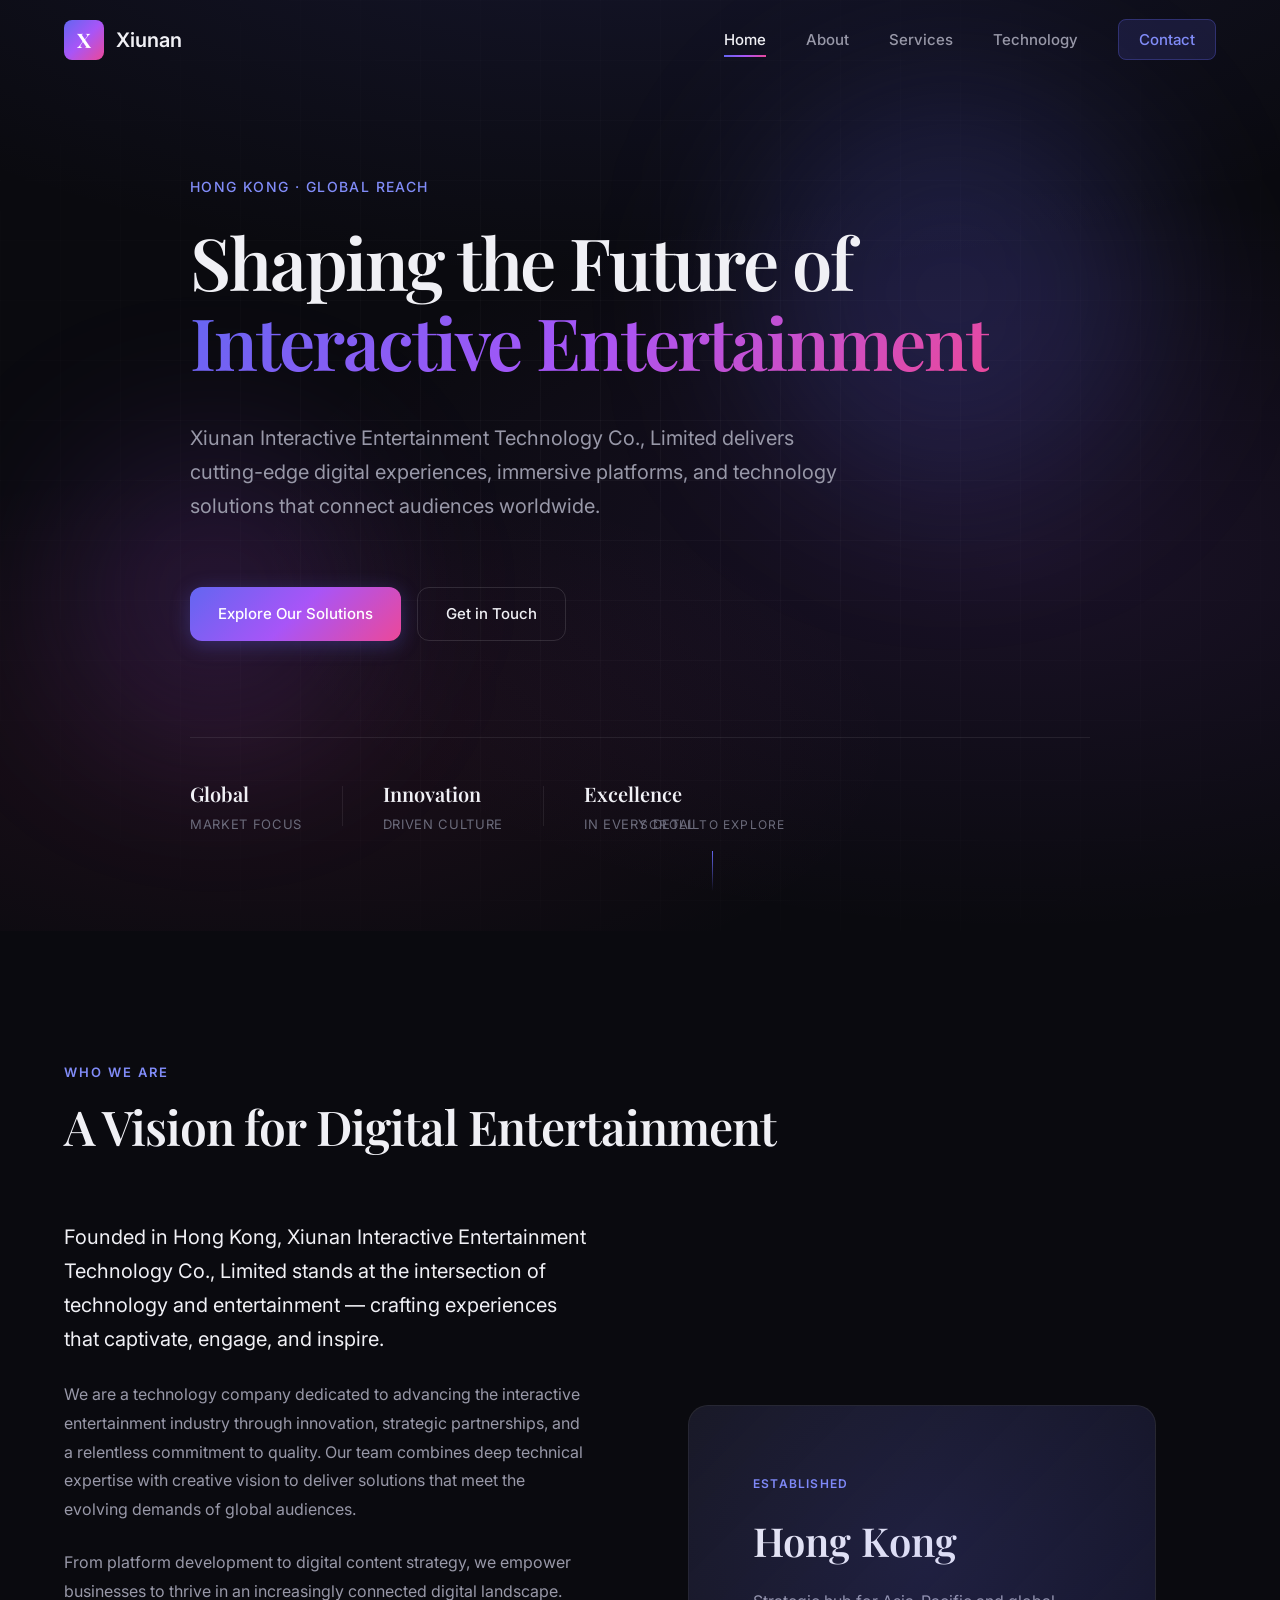
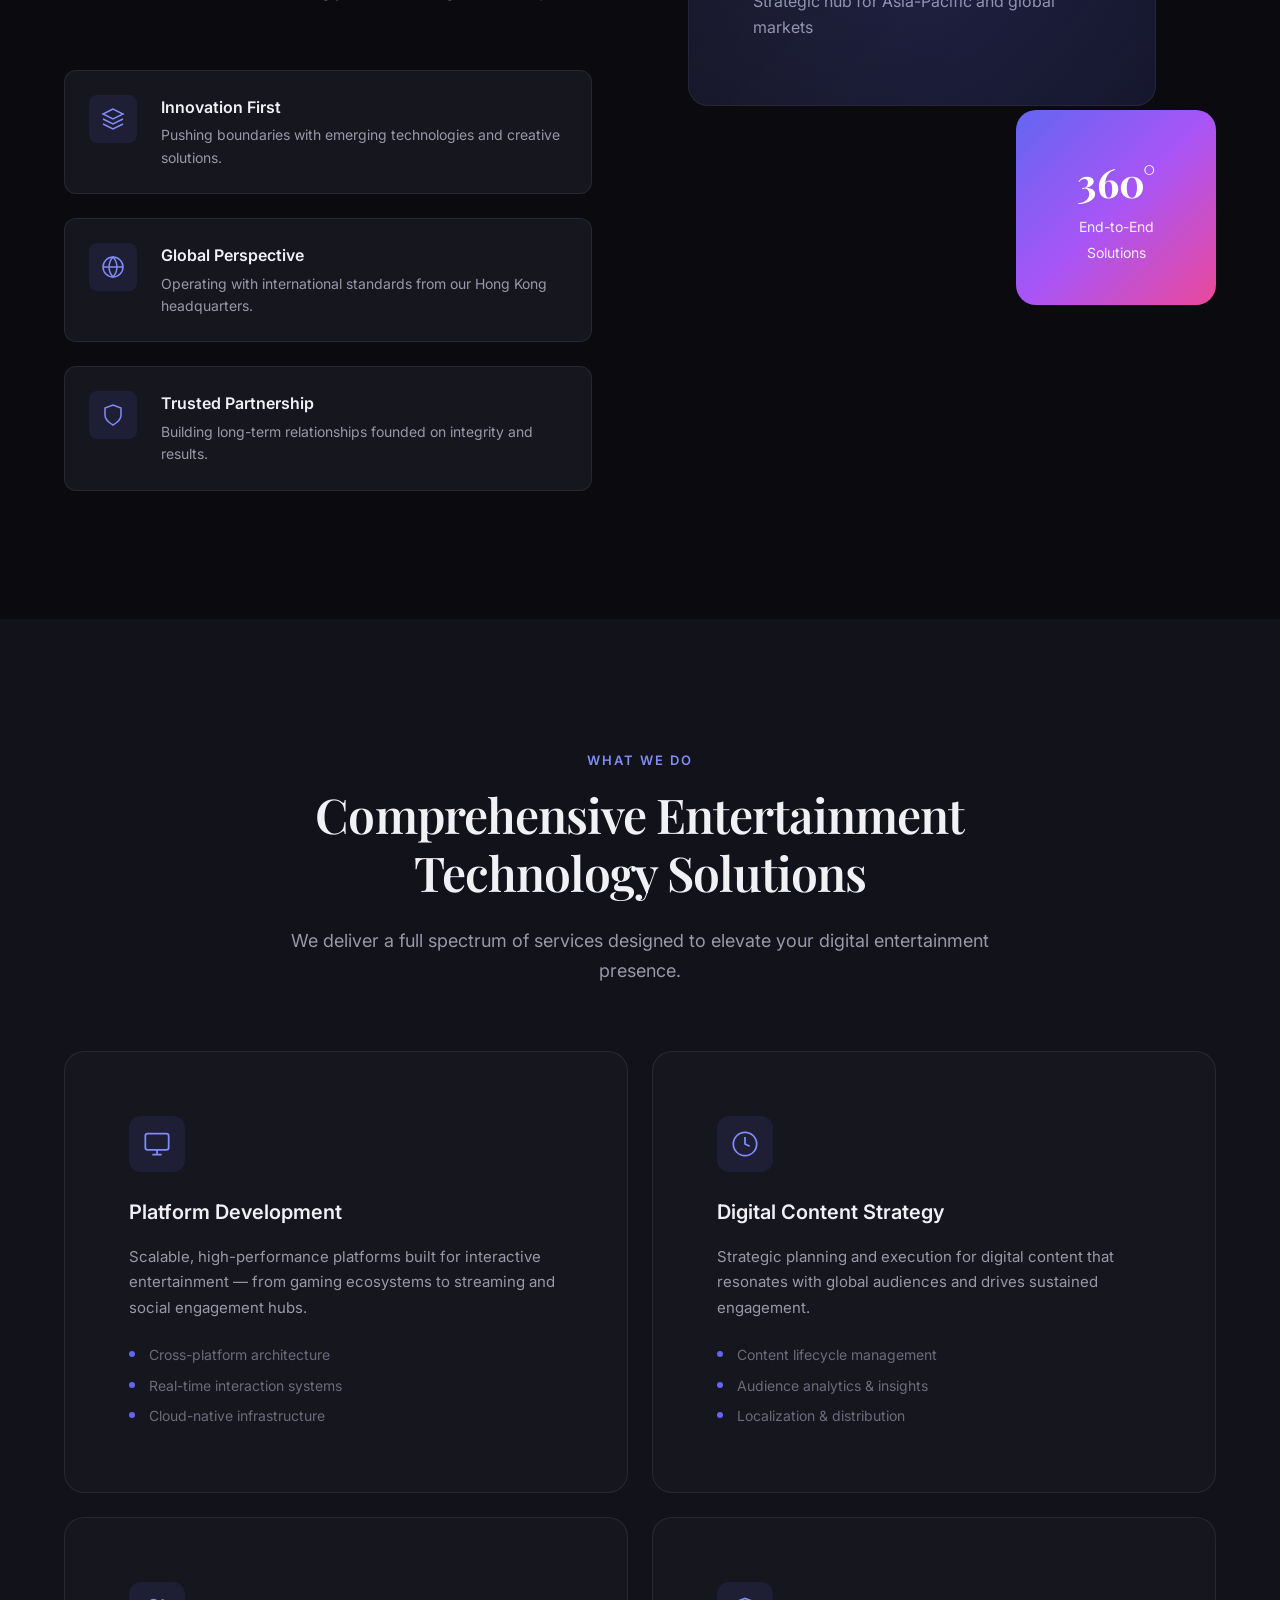
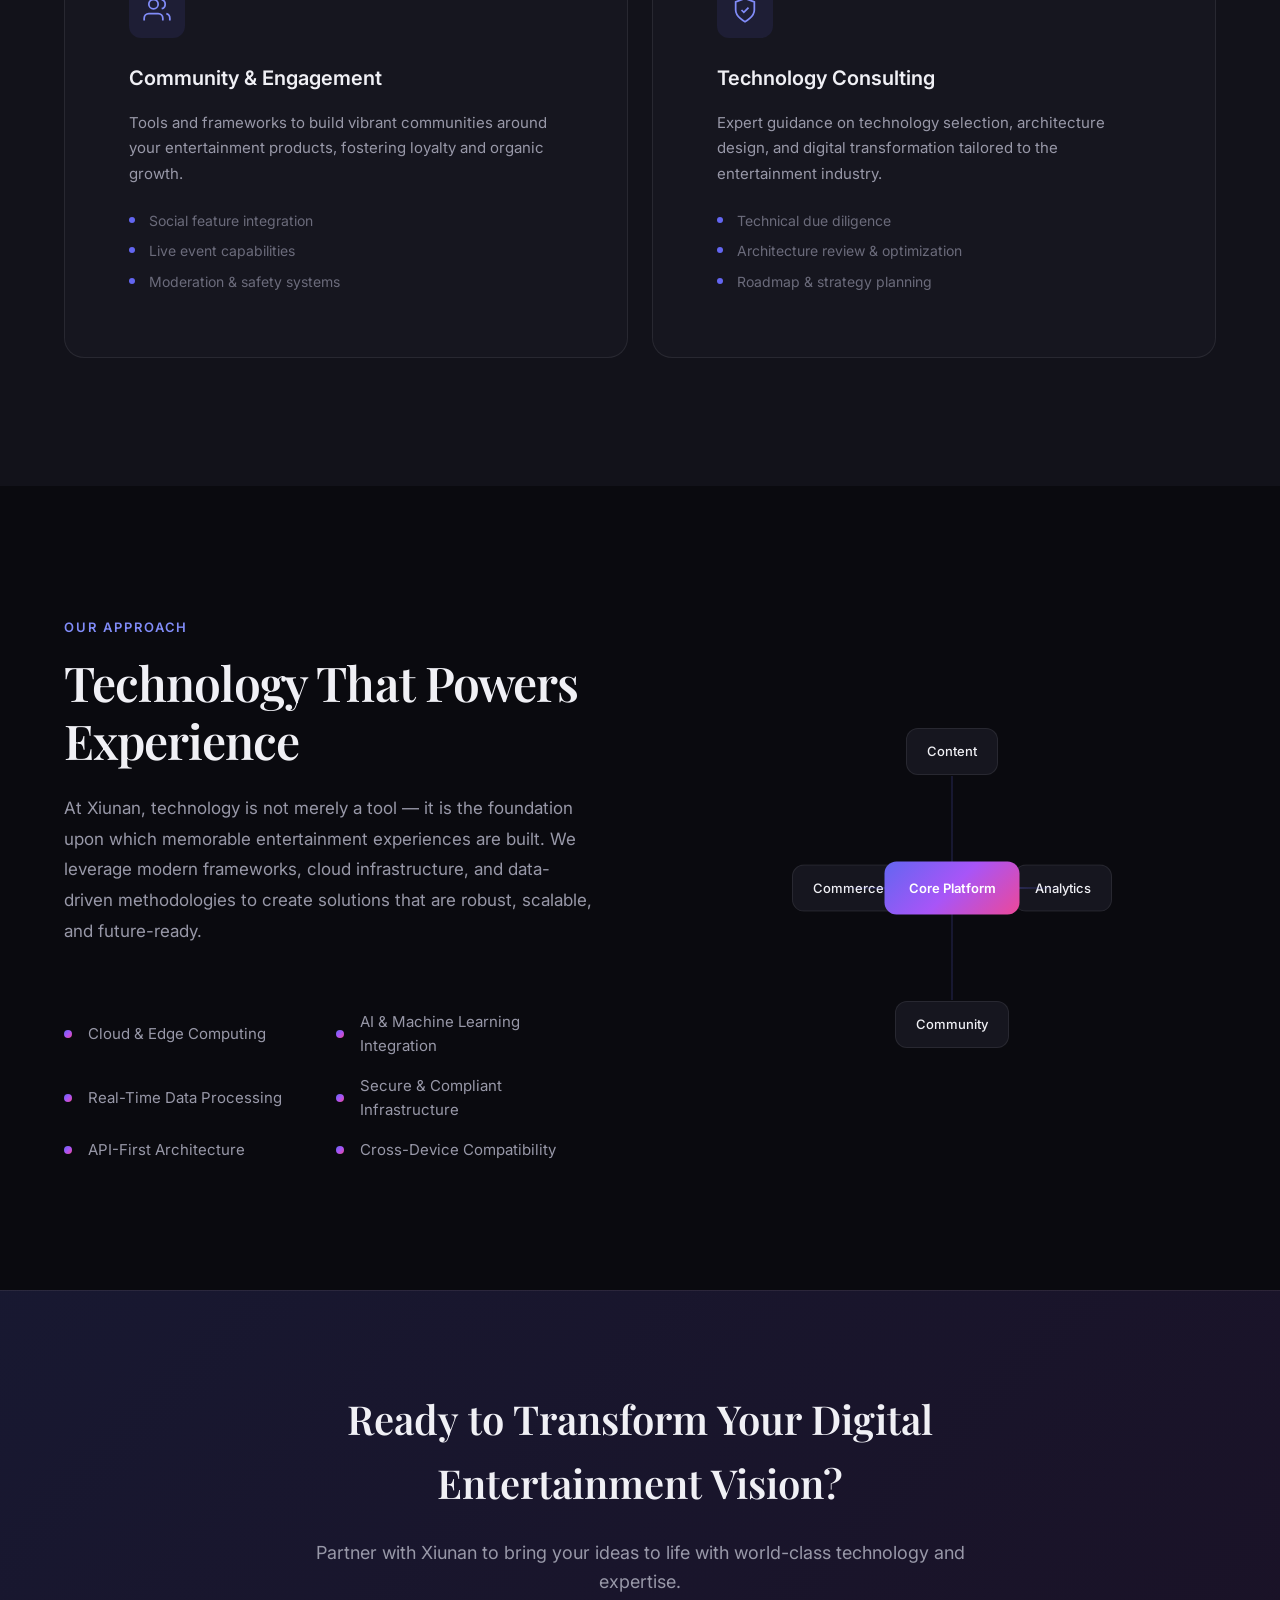
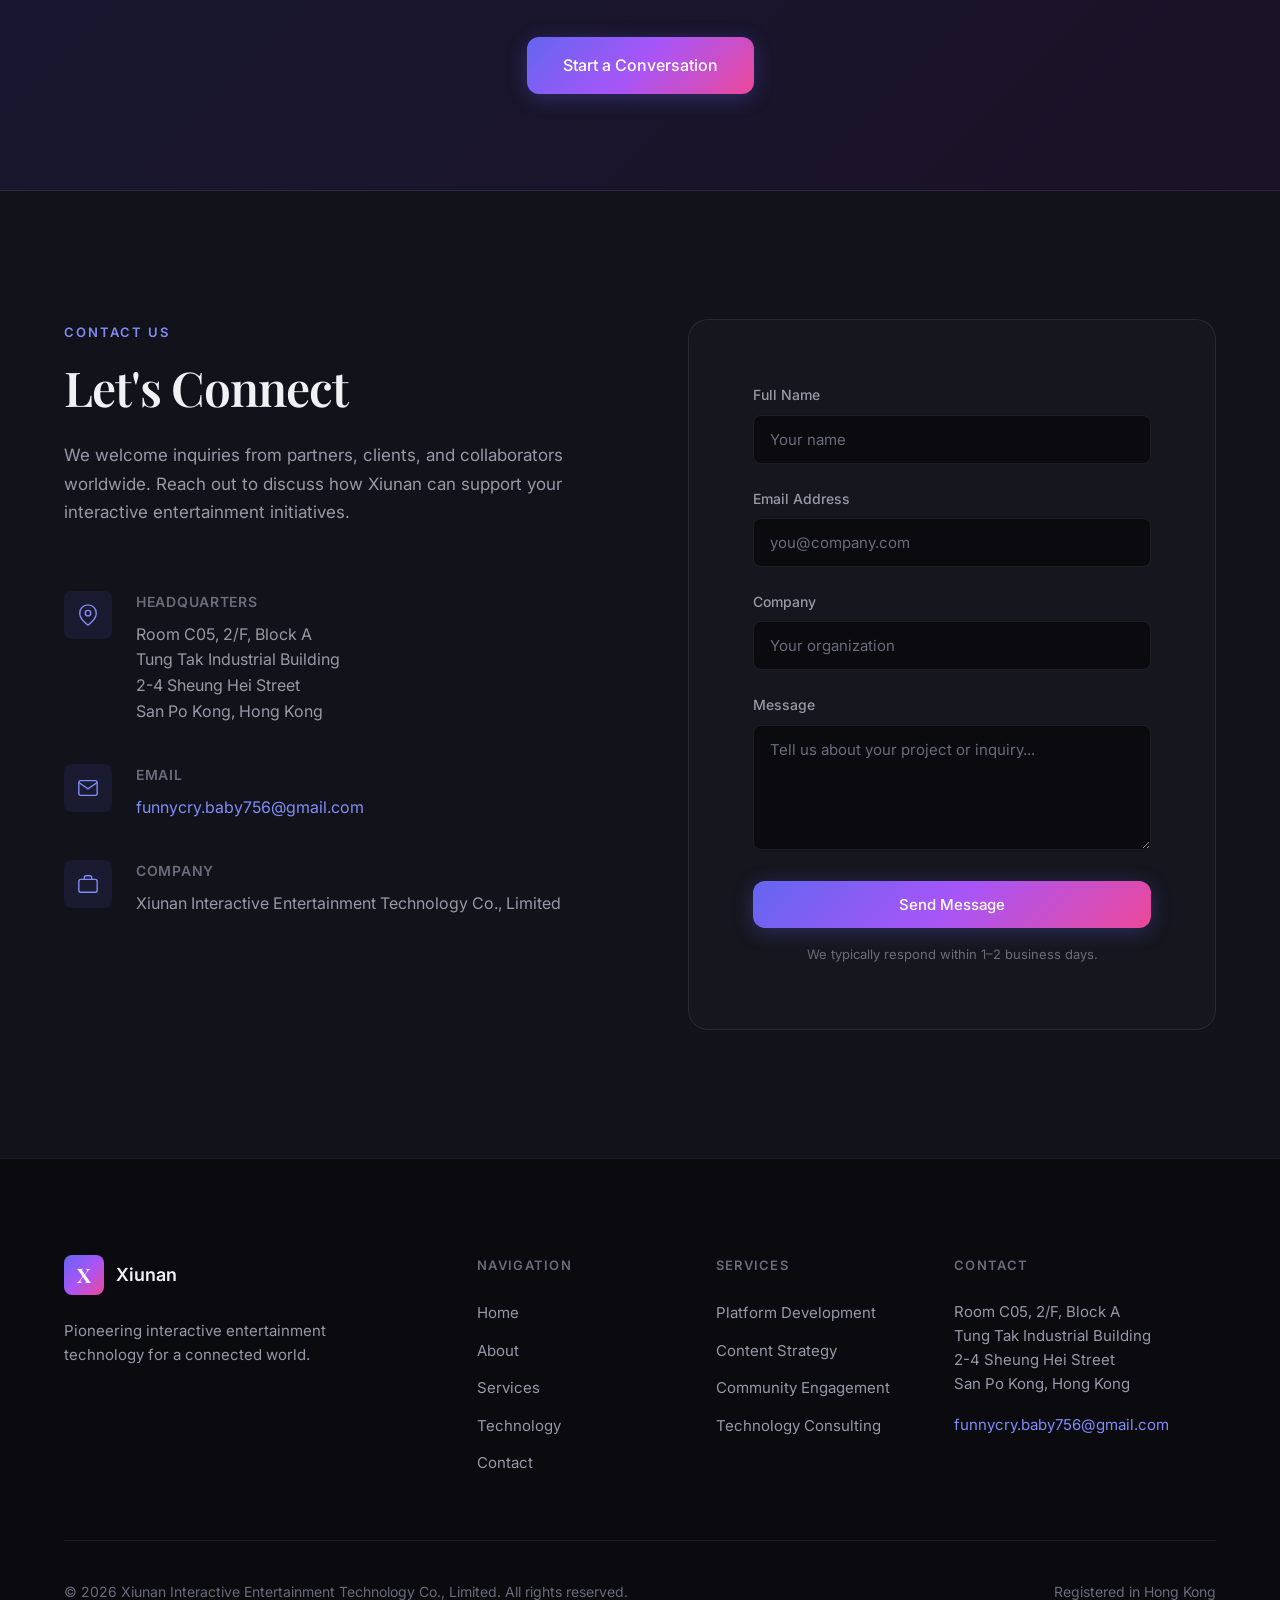
<file: index.html>
<!DOCTYPE html>
<html lang="en">
<head>
  <meta charset="UTF-8">
  <meta name="viewport" content="width=device-width, initial-scale=1.0">
  <meta name="description" content="Xiunan Interactive Entertainment Technology Co., Limited — Pioneering interactive entertainment solutions for a connected world.">
  <meta name="keywords" content="interactive entertainment, technology, digital media, Hong Kong, gaming solutions">
  <title>Xiunan Interactive Entertainment Technology Co., Limited</title>
  <link rel="preconnect" href="https://fonts.googleapis.com">
  <link rel="preconnect" href="https://fonts.gstatic.com" crossorigin>
  <link href="https://fonts.googleapis.com/css2?family=Inter:wght@300;400;500;600;700&family=Playfair+Display:wght@500;600;700&display=swap" rel="stylesheet">
  <link rel="stylesheet" href="css/styles.css">
  <link rel="icon" type="image/svg+xml" href="assets/favicon.svg">
</head>
<body>
  <!-- Navigation -->
  <header class="header" id="header">
    <nav class="nav container">
      <a href="#home" class="nav__logo">
        <span class="nav__logo-mark">X</span>
        <span class="nav__logo-text">Xiunan</span>
      </a>
      <ul class="nav__menu" id="nav-menu">
        <li><a href="#home" class="nav__link active">Home</a></li>
        <li><a href="#about" class="nav__link">About</a></li>
        <li><a href="#services" class="nav__link">Services</a></li>
        <li><a href="#technology" class="nav__link">Technology</a></li>
        <li><a href="#contact" class="nav__link nav__link--cta">Contact</a></li>
      </ul>
      <button class="nav__toggle" id="nav-toggle" aria-label="Toggle navigation">
        <span></span>
        <span></span>
        <span></span>
      </button>
    </nav>
  </header>

  <main>
    <!-- Hero -->
    <section class="hero" id="home">
      <div class="hero__bg">
        <div class="hero__gradient"></div>
        <div class="hero__grid"></div>
        <div class="hero__orb hero__orb--1"></div>
        <div class="hero__orb hero__orb--2"></div>
      </div>
      <div class="hero__content container">
        <p class="hero__eyebrow reveal">Hong Kong · Global Reach</p>
        <h1 class="hero__title reveal">
          Shaping the Future of<br>
          <span class="hero__title-accent">Interactive Entertainment</span>
        </h1>
        <p class="hero__subtitle reveal">
          Xiunan Interactive Entertainment Technology Co., Limited delivers cutting-edge digital experiences, 
          immersive platforms, and technology solutions that connect audiences worldwide.
        </p>
        <div class="hero__actions reveal">
          <a href="#services" class="btn btn--primary">Explore Our Solutions</a>
          <a href="#contact" class="btn btn--outline">Get in Touch</a>
        </div>
        <div class="hero__stats reveal">
          <div class="hero__stat">
            <span class="hero__stat-number">Global</span>
            <span class="hero__stat-label">Market Focus</span>
          </div>
          <div class="hero__stat-divider"></div>
          <div class="hero__stat">
            <span class="hero__stat-number">Innovation</span>
            <span class="hero__stat-label">Driven Culture</span>
          </div>
          <div class="hero__stat-divider"></div>
          <div class="hero__stat">
            <span class="hero__stat-number">Excellence</span>
            <span class="hero__stat-label">In Every Detail</span>
          </div>
        </div>
      </div>
      <div class="hero__scroll">
        <span>Scroll to explore</span>
        <div class="hero__scroll-line"></div>
      </div>
    </section>

    <!-- About -->
    <section class="about section" id="about">
      <div class="container">
        <div class="section__header">
          <span class="section__eyebrow reveal">Who We Are</span>
          <h2 class="section__title reveal">A Vision for Digital Entertainment</h2>
        </div>
        <div class="about__grid">
          <div class="about__content reveal">
            <p class="about__lead">
              Founded in Hong Kong, Xiunan Interactive Entertainment Technology Co., Limited stands at the 
              intersection of technology and entertainment — crafting experiences that captivate, engage, and inspire.
            </p>
            <p class="about__text">
              We are a technology company dedicated to advancing the interactive entertainment industry through 
              innovation, strategic partnerships, and a relentless commitment to quality. Our team combines deep 
              technical expertise with creative vision to deliver solutions that meet the evolving demands of 
              global audiences.
            </p>
            <p class="about__text">
              From platform development to digital content strategy, we empower businesses to thrive in an 
              increasingly connected digital landscape.
            </p>
            <div class="about__values">
              <div class="about__value">
                <div class="about__value-icon">
                  <svg viewBox="0 0 24 24" fill="none" stroke="currentColor" stroke-width="1.5">
                    <path d="M12 2L2 7l10 5 10-5-10-5zM2 17l10 5 10-5M2 12l10 5 10-5"/>
                  </svg>
                </div>
                <div>
                  <h4>Innovation First</h4>
                  <p>Pushing boundaries with emerging technologies and creative solutions.</p>
                </div>
              </div>
              <div class="about__value">
                <div class="about__value-icon">
                  <svg viewBox="0 0 24 24" fill="none" stroke="currentColor" stroke-width="1.5">
                    <circle cx="12" cy="12" r="10"/>
                    <path d="M2 12h20M12 2a15.3 15.3 0 0 1 4 10 15.3 15.3 0 0 1-4 10 15.3 15.3 0 0 1-4-10 15.3 15.3 0 0 1 4-10z"/>
                  </svg>
                </div>
                <div>
                  <h4>Global Perspective</h4>
                  <p>Operating with international standards from our Hong Kong headquarters.</p>
                </div>
              </div>
              <div class="about__value">
                <div class="about__value-icon">
                  <svg viewBox="0 0 24 24" fill="none" stroke="currentColor" stroke-width="1.5">
                    <path d="M12 22s8-4 8-10V5l-8-3-8 3v7c0 6 8 10 8 10z"/>
                  </svg>
                </div>
                <div>
                  <h4>Trusted Partnership</h4>
                  <p>Building long-term relationships founded on integrity and results.</p>
                </div>
              </div>
            </div>
          </div>
          <div class="about__visual reveal">
            <div class="about__card about__card--main">
              <div class="about__card-glow"></div>
              <span class="about__card-label">Established</span>
              <h3>Hong Kong</h3>
              <p>Strategic hub for Asia-Pacific and global markets</p>
            </div>
            <div class="about__card about__card--secondary">
              <span class="about__card-number">360°</span>
              <span class="about__card-desc">End-to-End Solutions</span>
            </div>
          </div>
        </div>
      </div>
    </section>

    <!-- Services -->
    <section class="services section section--dark" id="services">
      <div class="container">
        <div class="section__header section__header--center">
          <span class="section__eyebrow reveal">What We Do</span>
          <h2 class="section__title reveal">Comprehensive Entertainment Technology Solutions</h2>
          <p class="section__desc reveal">
            We deliver a full spectrum of services designed to elevate your digital entertainment presence.
          </p>
        </div>
        <div class="services__grid">
          <article class="service-card reveal">
            <div class="service-card__icon">
              <svg viewBox="0 0 24 24" fill="none" stroke="currentColor" stroke-width="1.5">
                <rect x="2" y="3" width="20" height="14" rx="2"/>
                <path d="M8 21h8M12 17v4"/>
              </svg>
            </div>
            <h3 class="service-card__title">Platform Development</h3>
            <p class="service-card__desc">
              Scalable, high-performance platforms built for interactive entertainment — from gaming ecosystems 
              to streaming and social engagement hubs.
            </p>
            <ul class="service-card__list">
              <li>Cross-platform architecture</li>
              <li>Real-time interaction systems</li>
              <li>Cloud-native infrastructure</li>
            </ul>
          </article>
          <article class="service-card reveal">
            <div class="service-card__icon">
              <svg viewBox="0 0 24 24" fill="none" stroke="currentColor" stroke-width="1.5">
                <path d="M12 2a10 10 0 1 0 10 10A10 10 0 0 0 12 2z"/>
                <path d="M12 6v6l4 2"/>
              </svg>
            </div>
            <h3 class="service-card__title">Digital Content Strategy</h3>
            <p class="service-card__desc">
              Strategic planning and execution for digital content that resonates with global audiences 
              and drives sustained engagement.
            </p>
            <ul class="service-card__list">
              <li>Content lifecycle management</li>
              <li>Audience analytics & insights</li>
              <li>Localization & distribution</li>
            </ul>
          </article>
          <article class="service-card reveal">
            <div class="service-card__icon">
              <svg viewBox="0 0 24 24" fill="none" stroke="currentColor" stroke-width="1.5">
                <path d="M17 21v-2a4 4 0 0 0-4-4H5a4 4 0 0 0-4 4v2"/>
                <circle cx="9" cy="7" r="4"/>
                <path d="M23 21v-2a4 4 0 0 0-3-3.87M16 3.13a4 4 0 0 1 0 7.75"/>
              </svg>
            </div>
            <h3 class="service-card__title">Community & Engagement</h3>
            <p class="service-card__desc">
              Tools and frameworks to build vibrant communities around your entertainment products, 
              fostering loyalty and organic growth.
            </p>
            <ul class="service-card__list">
              <li>Social feature integration</li>
              <li>Live event capabilities</li>
              <li>Moderation & safety systems</li>
            </ul>
          </article>
          <article class="service-card reveal">
            <div class="service-card__icon">
              <svg viewBox="0 0 24 24" fill="none" stroke="currentColor" stroke-width="1.5">
                <path d="M12 22s8-4 8-10V5l-8-3-8 3v7c0 6 8 10 8 10z"/>
                <path d="M9 12l2 2 4-4"/>
              </svg>
            </div>
            <h3 class="service-card__title">Technology Consulting</h3>
            <p class="service-card__desc">
              Expert guidance on technology selection, architecture design, and digital transformation 
              tailored to the entertainment industry.
            </p>
            <ul class="service-card__list">
              <li>Technical due diligence</li>
              <li>Architecture review & optimization</li>
              <li>Roadmap & strategy planning</li>
            </ul>
          </article>
        </div>
      </div>
    </section>

    <!-- Technology -->
    <section class="technology section" id="technology">
      <div class="container">
        <div class="technology__grid">
          <div class="technology__content">
            <span class="section__eyebrow reveal">Our Approach</span>
            <h2 class="section__title reveal">Technology That Powers Experience</h2>
            <p class="technology__text reveal">
              At Xiunan, technology is not merely a tool — it is the foundation upon which memorable 
              entertainment experiences are built. We leverage modern frameworks, cloud infrastructure, 
              and data-driven methodologies to create solutions that are robust, scalable, and future-ready.
            </p>
            <div class="technology__features reveal">
              <div class="technology__feature">
                <span class="technology__feature-dot"></span>
                <span>Cloud & Edge Computing</span>
              </div>
              <div class="technology__feature">
                <span class="technology__feature-dot"></span>
                <span>AI & Machine Learning Integration</span>
              </div>
              <div class="technology__feature">
                <span class="technology__feature-dot"></span>
                <span>Real-Time Data Processing</span>
              </div>
              <div class="technology__feature">
                <span class="technology__feature-dot"></span>
                <span>Secure & Compliant Infrastructure</span>
              </div>
              <div class="technology__feature">
                <span class="technology__feature-dot"></span>
                <span>API-First Architecture</span>
              </div>
              <div class="technology__feature">
                <span class="technology__feature-dot"></span>
                <span>Cross-Device Compatibility</span>
              </div>
            </div>
          </div>
          <div class="technology__visual reveal">
            <div class="technology__diagram">
              <div class="technology__node technology__node--center">
                <span>Core Platform</span>
              </div>
              <div class="technology__node technology__node--1"><span>Content</span></div>
              <div class="technology__node technology__node--2"><span>Analytics</span></div>
              <div class="technology__node technology__node--3"><span>Community</span></div>
              <div class="technology__node technology__node--4"><span>Commerce</span></div>
              <div class="technology__line technology__line--1"></div>
              <div class="technology__line technology__line--2"></div>
              <div class="technology__line technology__line--3"></div>
              <div class="technology__line technology__line--4"></div>
            </div>
          </div>
        </div>
      </div>
    </section>

    <!-- CTA Banner -->
    <section class="cta-banner">
      <div class="container">
        <div class="cta-banner__content reveal">
          <h2>Ready to Transform Your Digital Entertainment Vision?</h2>
          <p>Partner with Xiunan to bring your ideas to life with world-class technology and expertise.</p>
          <a href="#contact" class="btn btn--primary btn--lg">Start a Conversation</a>
        </div>
      </div>
    </section>

    <!-- Contact -->
    <section class="contact section section--dark" id="contact">
      <div class="container">
        <div class="contact__grid">
          <div class="contact__info">
            <span class="section__eyebrow reveal">Contact Us</span>
            <h2 class="section__title reveal">Let's Connect</h2>
            <p class="contact__desc reveal">
              We welcome inquiries from partners, clients, and collaborators worldwide. 
              Reach out to discuss how Xiunan can support your interactive entertainment initiatives.
            </p>
            <div class="contact__details reveal">
              <div class="contact__item">
                <div class="contact__item-icon">
                  <svg viewBox="0 0 24 24" fill="none" stroke="currentColor" stroke-width="1.5">
                    <path d="M21 10c0 7-9 13-9 13s-9-6-9-13a9 9 0 0 1 18 0z"/>
                    <circle cx="12" cy="10" r="3"/>
                  </svg>
                </div>
                <div>
                  <h4>Headquarters</h4>
                  <p>
                    Room C05, 2/F, Block A<br>
                    Tung Tak Industrial Building<br>
                    2-4 Sheung Hei Street<br>
                    San Po Kong, Hong Kong
                  </p>
                </div>
              </div>
              <div class="contact__item">
                <div class="contact__item-icon">
                  <svg viewBox="0 0 24 24" fill="none" stroke="currentColor" stroke-width="1.5">
                    <path d="M4 4h16c1.1 0 2 .9 2 2v12c0 1.1-.9 2-2 2H4c-1.1 0-2-.9-2-2V6c0-1.1.9-2 2-2z"/>
                    <path d="M22 6l-10 7L2 6"/>
                  </svg>
                </div>
                <div>
                  <h4>Email</h4>
                  <p><a href="mailto:funnycry.baby756@gmail.com">funnycry.baby756@gmail.com</a></p>
                </div>
              </div>
              <div class="contact__item">
                <div class="contact__item-icon">
                  <svg viewBox="0 0 24 24" fill="none" stroke="currentColor" stroke-width="1.5">
                    <rect x="2" y="7" width="20" height="14" rx="2"/>
                    <path d="M16 7V5a2 2 0 0 0-2-2h-4a2 2 0 0 0-2 2v2"/>
                  </svg>
                </div>
                <div>
                  <h4>Company</h4>
                  <p>Xiunan Interactive Entertainment Technology Co., Limited</p>
                </div>
              </div>
            </div>
          </div>
          <form class="contact__form reveal" id="contact-form">
            <div class="form__group">
              <label for="name">Full Name</label>
              <input type="text" id="name" name="name" required placeholder="Your name">
            </div>
            <div class="form__group">
              <label for="email">Email Address</label>
              <input type="email" id="email" name="email" required placeholder="you@company.com">
            </div>
            <div class="form__group">
              <label for="company">Company</label>
              <input type="text" id="company" name="company" placeholder="Your organization">
            </div>
            <div class="form__group">
              <label for="message">Message</label>
              <textarea id="message" name="message" rows="5" required placeholder="Tell us about your project or inquiry..."></textarea>
            </div>
            <button type="submit" class="btn btn--primary btn--full">Send Message</button>
            <p class="form__note">We typically respond within 1–2 business days.</p>
          </form>
        </div>
      </div>
    </section>
  </main>

  <!-- Footer -->
  <footer class="footer">
    <div class="container">
      <div class="footer__grid">
        <div class="footer__brand">
          <a href="#home" class="footer__logo">
            <span class="nav__logo-mark">X</span>
            <span>Xiunan</span>
          </a>
          <p class="footer__tagline">
            Pioneering interactive entertainment technology for a connected world.
          </p>
        </div>
        <div class="footer__links">
          <h4>Navigation</h4>
          <ul>
            <li><a href="#home">Home</a></li>
            <li><a href="#about">About</a></li>
            <li><a href="#services">Services</a></li>
            <li><a href="#technology">Technology</a></li>
            <li><a href="#contact">Contact</a></li>
          </ul>
        </div>
        <div class="footer__links">
          <h4>Services</h4>
          <ul>
            <li><a href="#services">Platform Development</a></li>
            <li><a href="#services">Content Strategy</a></li>
            <li><a href="#services">Community Engagement</a></li>
            <li><a href="#services">Technology Consulting</a></li>
          </ul>
        </div>
        <div class="footer__contact">
          <h4>Contact</h4>
          <p>
            Room C05, 2/F, Block A<br>
            Tung Tak Industrial Building<br>
            2-4 Sheung Hei Street<br>
            San Po Kong, Hong Kong
          </p>
          <a href="mailto:funnycry.baby756@gmail.com">funnycry.baby756@gmail.com</a>
        </div>
      </div>
      <div class="footer__bottom">
        <p>&copy; 2026 Xiunan Interactive Entertainment Technology Co., Limited. All rights reserved.</p>
        <p class="footer__legal">Registered in Hong Kong</p>
      </div>
    </div>
  </footer>

  <script src="js/main.js"></script>
</body>
</html>
</file>
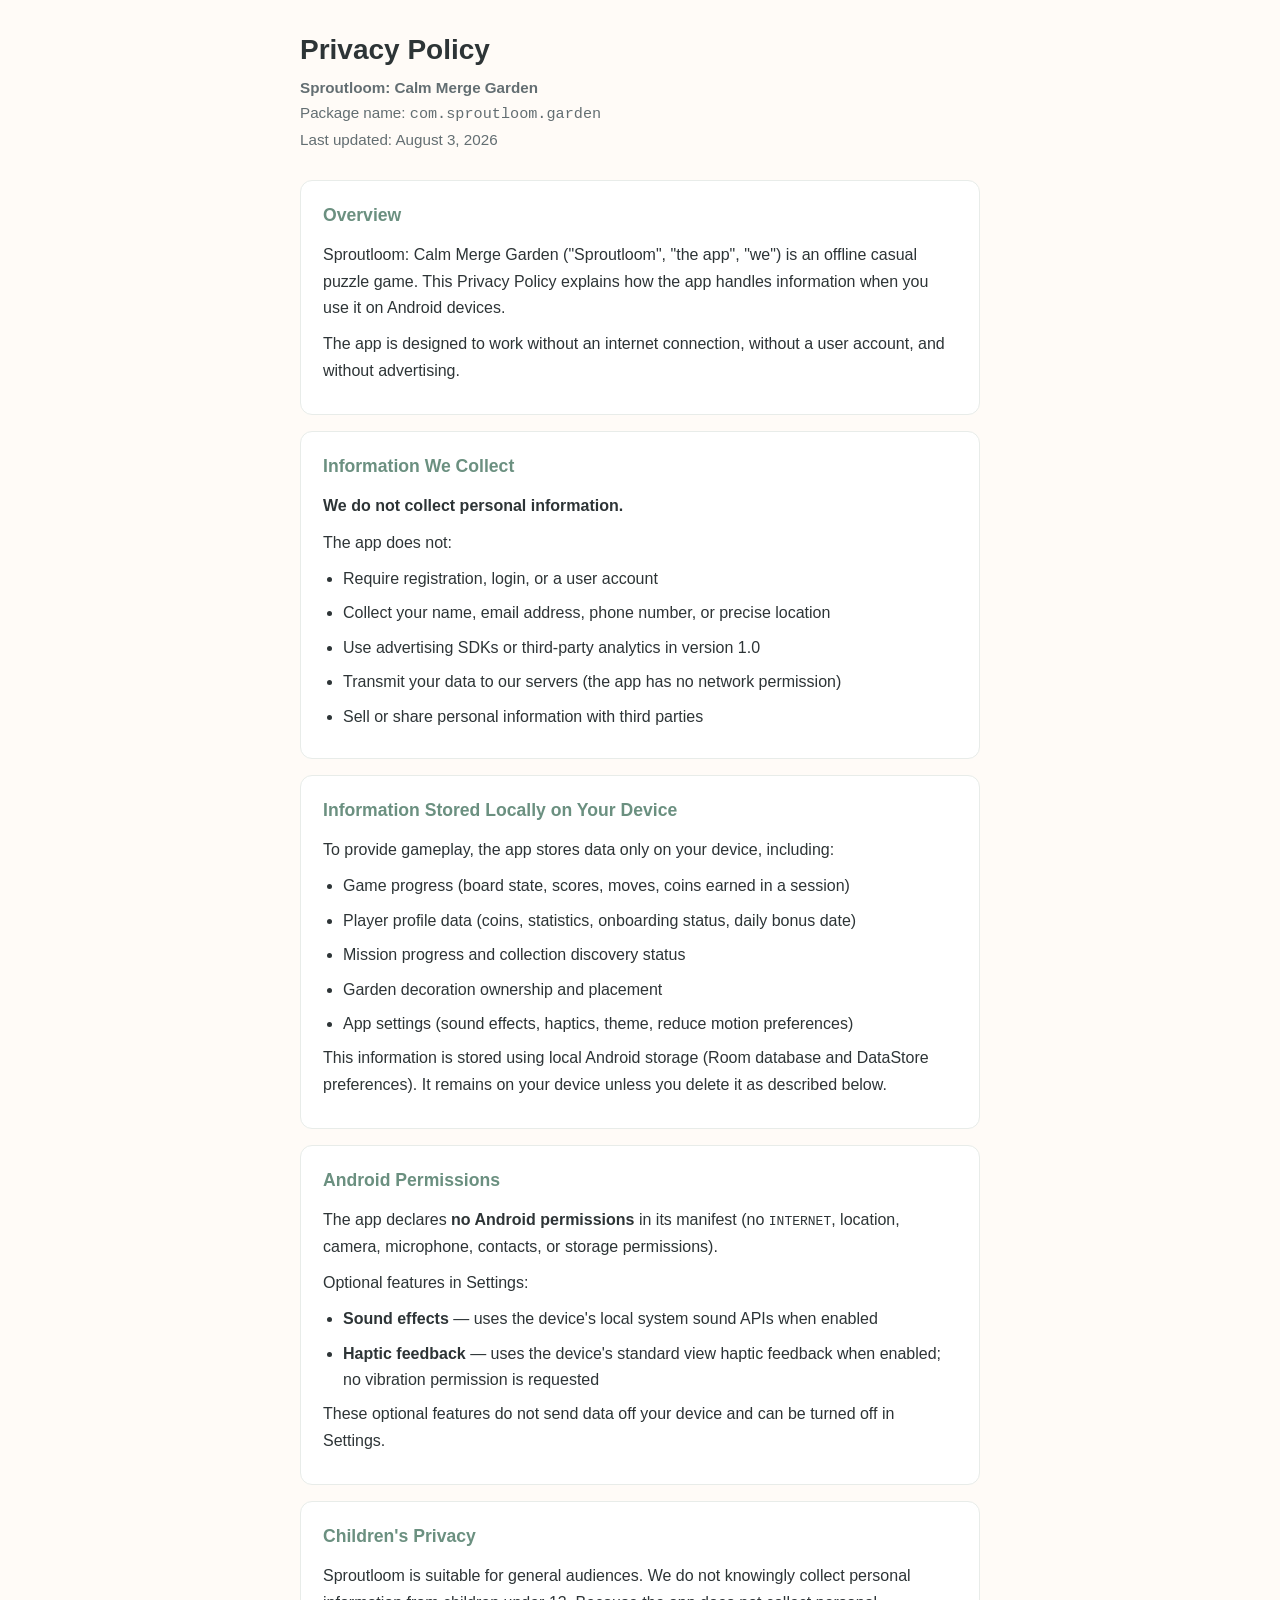
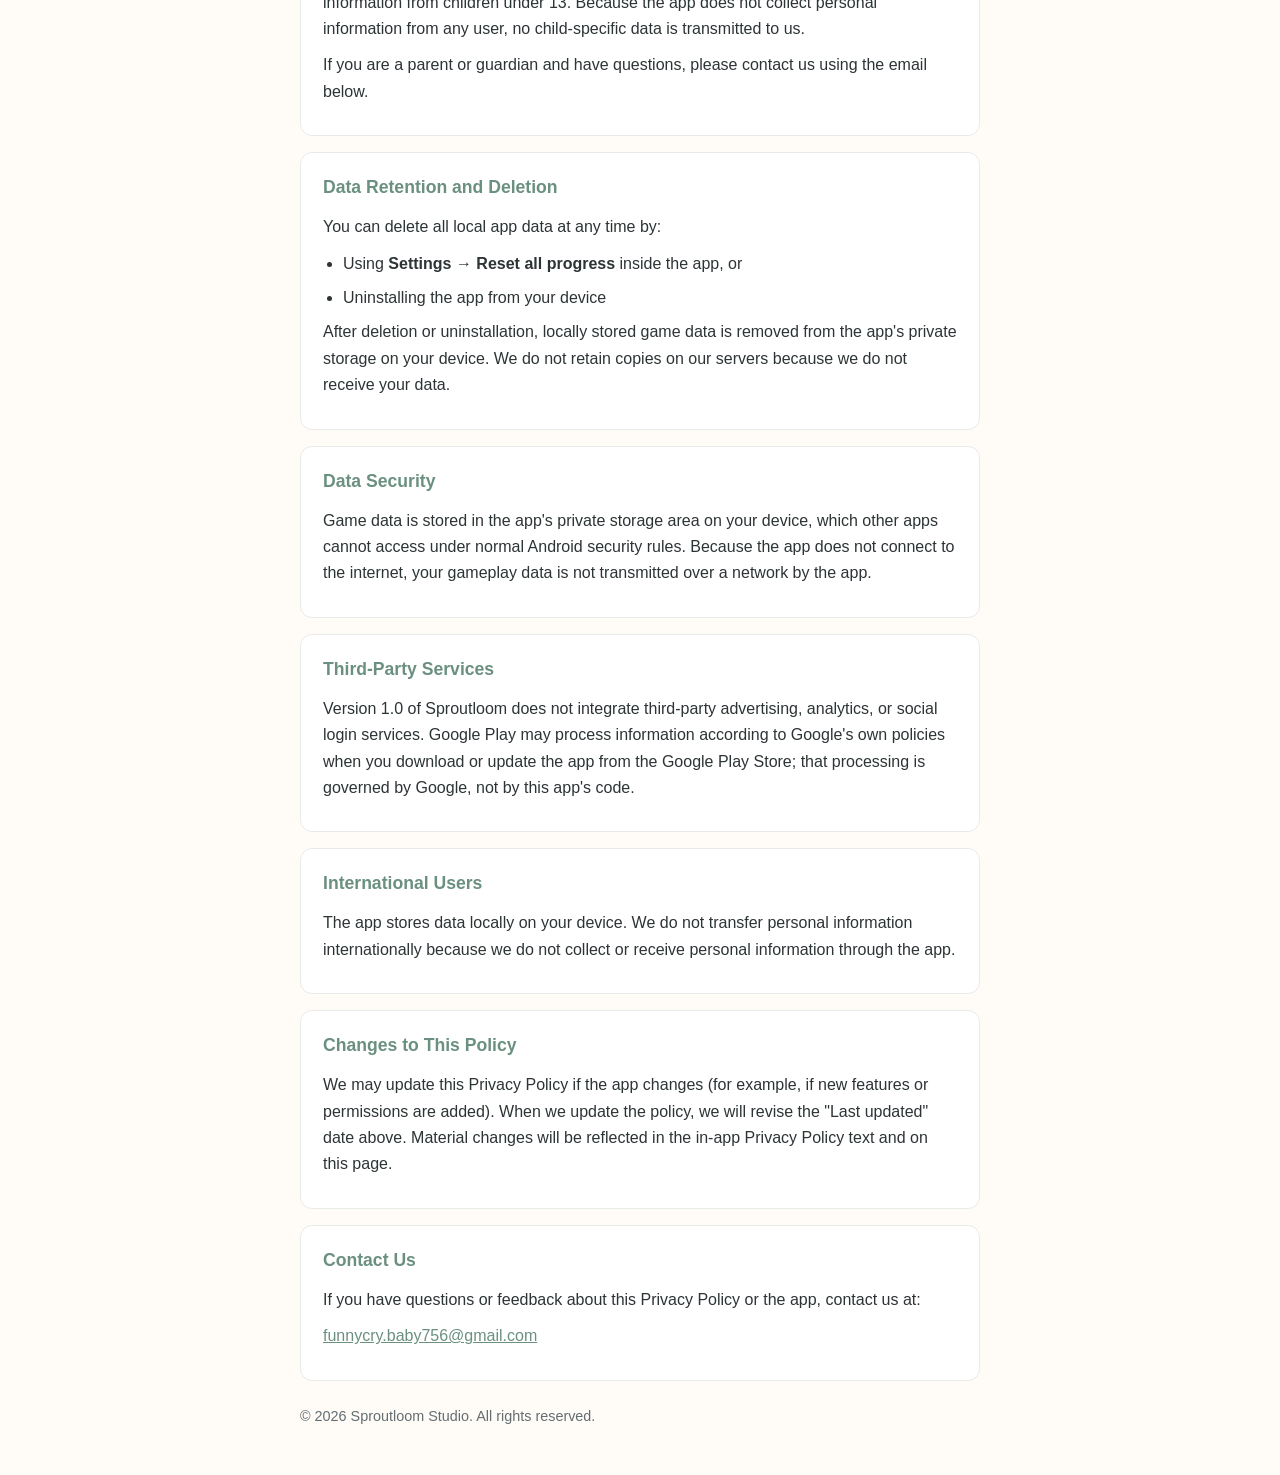
<file: privacy-policy.html>
<!DOCTYPE html>
<html lang="en">
<head>
  <meta charset="utf-8">
  <meta name="viewport" content="width=device-width, initial-scale=1">
  <title>Privacy Policy — Sproutloom: Calm Merge Garden</title>
  <style>
    :root {
      color-scheme: light dark;
      --text: #2d3436;
      --muted: #636e72;
      --bg: #fffbf7;
      --card: #ffffff;
      --accent: #6b9080;
      --border: #e8ece9;
    }
    @media (prefers-color-scheme: dark) {
      :root {
        --text: #e8edeb;
        --muted: #a8b5b0;
        --bg: #1a1f1e;
        --card: #242b29;
        --border: #2e3835;
      }
    }
    * { box-sizing: border-box; }
    body {
      margin: 0;
      font-family: -apple-system, BlinkMacSystemFont, "Segoe UI", Roboto, Helvetica, Arial, sans-serif;
      line-height: 1.65;
      color: var(--text);
      background: var(--bg);
    }
    main {
      max-width: 720px;
      margin: 0 auto;
      padding: 32px 20px 48px;
    }
    h1 {
      font-size: 1.75rem;
      line-height: 1.25;
      margin: 0 0 8px;
    }
    .meta {
      color: var(--muted);
      font-size: 0.95rem;
      margin-bottom: 28px;
    }
    section {
      background: var(--card);
      border: 1px solid var(--border);
      border-radius: 12px;
      padding: 20px 22px;
      margin-bottom: 16px;
    }
    h2 {
      font-size: 1.1rem;
      margin: 0 0 12px;
      color: var(--accent);
    }
    p, li { margin: 0 0 10px; }
    ul { margin: 0; padding-left: 1.25rem; }
    li { margin-bottom: 8px; }
    a { color: var(--accent); }
    footer {
      margin-top: 24px;
      color: var(--muted);
      font-size: 0.9rem;
    }
  </style>
</head>
<body>
  <main>
    <h1>Privacy Policy</h1>
    <p class="meta">
      <strong>Sproutloom: Calm Merge Garden</strong><br>
      Package name: <code>com.sproutloom.garden</code><br>
      Last updated: August 3, 2026
    </p>

    <section>
      <h2>Overview</h2>
      <p>
        Sproutloom: Calm Merge Garden (&quot;Sproutloom&quot;, &quot;the app&quot;, &quot;we&quot;) is an offline casual puzzle game.
        This Privacy Policy explains how the app handles information when you use it on Android devices.
      </p>
      <p>
        The app is designed to work without an internet connection, without a user account, and without advertising.
      </p>
    </section>

    <section>
      <h2>Information We Collect</h2>
      <p><strong>We do not collect personal information.</strong></p>
      <p>The app does not:</p>
      <ul>
        <li>Require registration, login, or a user account</li>
        <li>Collect your name, email address, phone number, or precise location</li>
        <li>Use advertising SDKs or third-party analytics in version 1.0</li>
        <li>Transmit your data to our servers (the app has no network permission)</li>
        <li>Sell or share personal information with third parties</li>
      </ul>
    </section>

    <section>
      <h2>Information Stored Locally on Your Device</h2>
      <p>
        To provide gameplay, the app stores data only on your device, including:
      </p>
      <ul>
        <li>Game progress (board state, scores, moves, coins earned in a session)</li>
        <li>Player profile data (coins, statistics, onboarding status, daily bonus date)</li>
        <li>Mission progress and collection discovery status</li>
        <li>Garden decoration ownership and placement</li>
        <li>App settings (sound effects, haptics, theme, reduce motion preferences)</li>
      </ul>
      <p>
        This information is stored using local Android storage (Room database and DataStore preferences).
        It remains on your device unless you delete it as described below.
      </p>
    </section>

    <section>
      <h2>Android Permissions</h2>
      <p>
        The app declares <strong>no Android permissions</strong> in its manifest (no
        <code>INTERNET</code>, location, camera, microphone, contacts, or storage permissions).
      </p>
      <p>Optional features in Settings:</p>
      <ul>
        <li><strong>Sound effects</strong> — uses the device&apos;s local system sound APIs when enabled</li>
        <li><strong>Haptic feedback</strong> — uses the device&apos;s standard view haptic feedback when enabled; no vibration permission is requested</li>
      </ul>
      <p>
        These optional features do not send data off your device and can be turned off in Settings.
      </p>
    </section>

    <section>
      <h2>Children&apos;s Privacy</h2>
      <p>
        Sproutloom is suitable for general audiences. We do not knowingly collect personal information from
        children under 13. Because the app does not collect personal information from any user, no child-specific
        data is transmitted to us.
      </p>
      <p>
        If you are a parent or guardian and have questions, please contact us using the email below.
      </p>
    </section>

    <section>
      <h2>Data Retention and Deletion</h2>
      <p>You can delete all local app data at any time by:</p>
      <ul>
        <li>Using <strong>Settings → Reset all progress</strong> inside the app, or</li>
        <li>Uninstalling the app from your device</li>
      </ul>
      <p>
        After deletion or uninstallation, locally stored game data is removed from the app&apos;s private storage
        on your device. We do not retain copies on our servers because we do not receive your data.
      </p>
    </section>

    <section>
      <h2>Data Security</h2>
      <p>
        Game data is stored in the app&apos;s private storage area on your device, which other apps cannot access
        under normal Android security rules. Because the app does not connect to the internet, your gameplay data
        is not transmitted over a network by the app.
      </p>
    </section>

    <section>
      <h2>Third-Party Services</h2>
      <p>
        Version 1.0 of Sproutloom does not integrate third-party advertising, analytics, or social login services.
        Google Play may process information according to Google&apos;s own policies when you download or update the
        app from the Google Play Store; that processing is governed by Google, not by this app&apos;s code.
      </p>
    </section>

    <section>
      <h2>International Users</h2>
      <p>
        The app stores data locally on your device. We do not transfer personal information internationally because
        we do not collect or receive personal information through the app.
      </p>
    </section>

    <section>
      <h2>Changes to This Policy</h2>
      <p>
        We may update this Privacy Policy if the app changes (for example, if new features or permissions are added).
        When we update the policy, we will revise the &quot;Last updated&quot; date above. Material changes will be
        reflected in the in-app Privacy Policy text and on this page.
      </p>
    </section>

    <section>
      <h2>Contact Us</h2>
      <p>
        If you have questions or feedback about this Privacy Policy or the app, contact us at:
      </p>
      <p>
        <a href="mailto:funnycry.baby756@gmail.com">funnycry.baby756@gmail.com</a>
      </p>
    </section>

    <footer>
      &copy; 2026 Sproutloom Studio. All rights reserved.
    </footer>
  </main>
</body>
</html>
</file>
<file: css/styles.css>
/* ========================================
   Xiunan Interactive Entertainment
   Premium Corporate Website Styles
   ======================================== */

:root {
  /* Colors */
  --color-bg: #0a0a0f;
  --color-bg-elevated: #12121a;
  --color-bg-card: #16161f;
  --color-bg-card-hover: #1c1c28;
  --color-surface: #1e1e2a;
  --color-border: rgba(255, 255, 255, 0.08);
  --color-border-light: rgba(255, 255, 255, 0.12);
  
  --color-text: #f0f0f5;
  --color-text-muted: #9898a8;
  --color-text-dim: #6b6b7b;
  
  --color-accent: #6366f1;
  --color-accent-light: #818cf8;
  --color-accent-glow: rgba(99, 102, 241, 0.4);
  --color-accent-secondary: #a855f7;
  --color-accent-gradient: linear-gradient(135deg, #6366f1 0%, #a855f7 50%, #ec4899 100%);
  
  /* Typography */
  --font-sans: 'Inter', -apple-system, BlinkMacSystemFont, 'Segoe UI', sans-serif;
  --font-display: 'Playfair Display', Georgia, serif;
  
  /* Spacing */
  --space-xs: 0.5rem;
  --space-sm: 1rem;
  --space-md: 1.5rem;
  --space-lg: 2.5rem;
  --space-xl: 4rem;
  --space-2xl: 6rem;
  --space-3xl: 8rem;
  
  /* Layout */
  --container-max: 1200px;
  --header-height: 80px;
  
  /* Effects */
  --radius-sm: 8px;
  --radius-md: 12px;
  --radius-lg: 20px;
  --radius-xl: 28px;
  --shadow-glow: 0 0 60px var(--color-accent-glow);
  --transition: 0.3s cubic-bezier(0.4, 0, 0.2, 1);
  --transition-slow: 0.6s cubic-bezier(0.4, 0, 0.2, 1);
}

/* Reset & Base */
*, *::before, *::after {
  box-sizing: border-box;
  margin: 0;
  padding: 0;
}

html {
  scroll-behavior: smooth;
  font-size: 16px;
}

body {
  font-family: var(--font-sans);
  background-color: var(--color-bg);
  color: var(--color-text);
  line-height: 1.6;
  overflow-x: hidden;
  -webkit-font-smoothing: antialiased;
  -moz-osx-font-smoothing: grayscale;
}

img {
  max-width: 100%;
  display: block;
}

a {
  color: inherit;
  text-decoration: none;
  transition: color var(--transition);
}

ul {
  list-style: none;
}

button {
  font-family: inherit;
  cursor: pointer;
  border: none;
  background: none;
}

.container {
  width: 100%;
  max-width: var(--container-max);
  margin: 0 auto;
  padding: 0 var(--space-md);
}

.section {
  padding: var(--space-3xl) 0;
  position: relative;
}

.section--dark {
  background: var(--color-bg-elevated);
}

.section__header {
  margin-bottom: var(--space-xl);
}

.section__header--center {
  text-align: center;
  max-width: 700px;
  margin-left: auto;
  margin-right: auto;
}

.section__eyebrow {
  display: inline-block;
  font-size: 0.8125rem;
  font-weight: 600;
  letter-spacing: 0.15em;
  text-transform: uppercase;
  color: var(--color-accent-light);
  margin-bottom: var(--space-sm);
}

.section__title {
  font-family: var(--font-display);
  font-size: clamp(2rem, 5vw, 3rem);
  font-weight: 600;
  line-height: 1.2;
  letter-spacing: -0.02em;
}

.section__desc {
  margin-top: var(--space-md);
  font-size: 1.125rem;
  color: var(--color-text-muted);
  line-height: 1.7;
}

/* Buttons */
.btn {
  display: inline-flex;
  align-items: center;
  justify-content: center;
  gap: var(--space-xs);
  padding: 0.875rem 1.75rem;
  font-size: 0.9375rem;
  font-weight: 500;
  border-radius: var(--radius-md);
  transition: all var(--transition);
  cursor: pointer;
  border: none;
}

.btn--primary {
  background: var(--color-accent-gradient);
  color: white;
  box-shadow: 0 4px 20px rgba(99, 102, 241, 0.3);
}

.btn--primary:hover {
  transform: translateY(-2px);
  box-shadow: 0 8px 30px rgba(99, 102, 241, 0.4);
}

.btn--outline {
  background: transparent;
  color: var(--color-text);
  border: 1px solid var(--color-border-light);
}

.btn--outline:hover {
  background: rgba(255, 255, 255, 0.05);
  border-color: rgba(255, 255, 255, 0.2);
}

.btn--lg {
  padding: 1rem 2.25rem;
  font-size: 1rem;
}

.btn--full {
  width: 100%;
}

/* Header / Navigation */
.header {
  position: fixed;
  top: 0;
  left: 0;
  right: 0;
  z-index: 1000;
  height: var(--header-height);
  transition: all var(--transition);
}

.header.scrolled {
  background: rgba(10, 10, 15, 0.85);
  backdrop-filter: blur(20px);
  border-bottom: 1px solid var(--color-border);
}

.nav {
  display: flex;
  align-items: center;
  justify-content: space-between;
  height: 100%;
}

.nav__logo {
  display: flex;
  align-items: center;
  gap: 0.75rem;
  font-weight: 600;
  font-size: 1.25rem;
}

.nav__logo-mark {
  display: flex;
  align-items: center;
  justify-content: center;
  width: 40px;
  height: 40px;
  background: var(--color-accent-gradient);
  border-radius: var(--radius-sm);
  font-family: var(--font-display);
  font-size: 1.25rem;
  font-weight: 700;
  color: white;
}

.nav__menu {
  display: flex;
  align-items: center;
  gap: var(--space-lg);
}

.nav__link {
  font-size: 0.9375rem;
  font-weight: 500;
  color: var(--color-text-muted);
  position: relative;
  padding: 0.5rem 0;
}

.nav__link::after {
  content: '';
  position: absolute;
  bottom: 0;
  left: 0;
  width: 0;
  height: 2px;
  background: var(--color-accent-gradient);
  transition: width var(--transition);
}

.nav__link:hover,
.nav__link.active {
  color: var(--color-text);
}

.nav__link:hover::after,
.nav__link.active::after {
  width: 100%;
}

.nav__link--cta {
  padding: 0.625rem 1.25rem;
  background: rgba(99, 102, 241, 0.15);
  border: 1px solid rgba(99, 102, 241, 0.3);
  border-radius: var(--radius-sm);
  color: var(--color-accent-light);
}

.nav__link--cta::after {
  display: none;
}

.nav__link--cta:hover {
  background: rgba(99, 102, 241, 0.25);
  color: white;
}

.nav__toggle {
  display: none;
  flex-direction: column;
  gap: 5px;
  padding: 0.5rem;
}

.nav__toggle span {
  display: block;
  width: 24px;
  height: 2px;
  background: var(--color-text);
  transition: all var(--transition);
}

/* Hero Section */
.hero {
  min-height: 100vh;
  display: flex;
  align-items: center;
  position: relative;
  padding-top: var(--header-height);
  overflow: hidden;
}

.hero__bg {
  position: absolute;
  inset: 0;
  z-index: 0;
}

.hero__gradient {
  position: absolute;
  inset: 0;
  background: 
    radial-gradient(ellipse 80% 50% at 50% -20%, rgba(99, 102, 241, 0.15), transparent),
    radial-gradient(ellipse 60% 40% at 80% 60%, rgba(168, 85, 247, 0.1), transparent),
    radial-gradient(ellipse 50% 30% at 20% 80%, rgba(236, 72, 153, 0.08), transparent);
}

.hero__grid {
  position: absolute;
  inset: 0;
  background-image: 
    linear-gradient(rgba(255, 255, 255, 0.03) 1px, transparent 1px),
    linear-gradient(90deg, rgba(255, 255, 255, 0.03) 1px, transparent 1px);
  background-size: 60px 60px;
  mask-image: radial-gradient(ellipse 70% 70% at 50% 50%, black, transparent);
}

.hero__orb {
  position: absolute;
  border-radius: 50%;
  filter: blur(80px);
  animation: float 20s ease-in-out infinite;
}

.hero__orb--1 {
  width: 400px;
  height: 400px;
  background: rgba(99, 102, 241, 0.2);
  top: 10%;
  right: 10%;
}

.hero__orb--2 {
  width: 300px;
  height: 300px;
  background: rgba(168, 85, 247, 0.15);
  bottom: 20%;
  left: 5%;
  animation-delay: -10s;
}

@keyframes float {
  0%, 100% { transform: translate(0, 0) scale(1); }
  33% { transform: translate(30px, -30px) scale(1.05); }
  66% { transform: translate(-20px, 20px) scale(0.95); }
}

.hero__content {
  position: relative;
  z-index: 1;
  max-width: 900px;
  padding: var(--space-2xl) 0;
}

.hero__eyebrow {
  font-size: 0.875rem;
  font-weight: 500;
  letter-spacing: 0.1em;
  text-transform: uppercase;
  color: var(--color-accent-light);
  margin-bottom: var(--space-md);
}

.hero__title {
  font-family: var(--font-display);
  font-size: clamp(2.5rem, 7vw, 4.5rem);
  font-weight: 600;
  line-height: 1.1;
  letter-spacing: -0.03em;
  margin-bottom: var(--space-lg);
}

.hero__title-accent {
  background: var(--color-accent-gradient);
  -webkit-background-clip: text;
  -webkit-text-fill-color: transparent;
  background-clip: text;
}

.hero__subtitle {
  font-size: clamp(1rem, 2vw, 1.25rem);
  color: var(--color-text-muted);
  line-height: 1.7;
  max-width: 650px;
  margin-bottom: var(--space-xl);
}

.hero__actions {
  display: flex;
  flex-wrap: wrap;
  gap: var(--space-sm);
  margin-bottom: var(--space-2xl);
}

.hero__stats {
  display: flex;
  align-items: center;
  gap: var(--space-lg);
  padding-top: var(--space-lg);
  border-top: 1px solid var(--color-border);
}

.hero__stat {
  display: flex;
  flex-direction: column;
  gap: 0.25rem;
}

.hero__stat-number {
  font-family: var(--font-display);
  font-size: 1.25rem;
  font-weight: 600;
  color: var(--color-text);
}

.hero__stat-label {
  font-size: 0.8125rem;
  color: var(--color-text-dim);
  text-transform: uppercase;
  letter-spacing: 0.05em;
}

.hero__stat-divider {
  width: 1px;
  height: 40px;
  background: var(--color-border);
}

.hero__scroll {
  position: absolute;
  bottom: var(--space-lg);
  left: 50%;
  transform: translateX(-50%);
  display: flex;
  flex-direction: column;
  align-items: center;
  gap: var(--space-sm);
  color: var(--color-text-dim);
  font-size: 0.75rem;
  letter-spacing: 0.1em;
  text-transform: uppercase;
  animation: fadeInUp 1s ease 1s both;
}

.hero__scroll-line {
  width: 1px;
  height: 40px;
  background: linear-gradient(to bottom, var(--color-accent), transparent);
  animation: scrollLine 2s ease-in-out infinite;
}

@keyframes scrollLine {
  0%, 100% { transform: scaleY(1); opacity: 1; }
  50% { transform: scaleY(0.5); opacity: 0.5; }
}

/* About Section */
.about__grid {
  display: grid;
  grid-template-columns: 1fr 1fr;
  gap: var(--space-2xl);
  align-items: center;
}

.about__lead {
  font-size: 1.25rem;
  line-height: 1.7;
  color: var(--color-text);
  margin-bottom: var(--space-md);
}

.about__text {
  color: var(--color-text-muted);
  margin-bottom: var(--space-md);
  line-height: 1.8;
}

.about__values {
  margin-top: var(--space-xl);
  display: flex;
  flex-direction: column;
  gap: var(--space-md);
}

.about__value {
  display: flex;
  gap: var(--space-md);
  padding: var(--space-md);
  background: var(--color-bg-card);
  border: 1px solid var(--color-border);
  border-radius: var(--radius-md);
  transition: all var(--transition);
}

.about__value:hover {
  border-color: var(--color-border-light);
  background: var(--color-bg-card-hover);
}

.about__value-icon {
  flex-shrink: 0;
  width: 48px;
  height: 48px;
  display: flex;
  align-items: center;
  justify-content: center;
  background: rgba(99, 102, 241, 0.1);
  border-radius: var(--radius-sm);
  color: var(--color-accent-light);
}

.about__value-icon svg {
  width: 24px;
  height: 24px;
}

.about__value h4 {
  font-size: 1rem;
  font-weight: 600;
  margin-bottom: 0.25rem;
}

.about__value p {
  font-size: 0.875rem;
  color: var(--color-text-muted);
}

.about__visual {
  position: relative;
  height: 500px;
}

.about__card {
  position: absolute;
  padding: var(--space-lg);
  background: var(--color-bg-card);
  border: 1px solid var(--color-border);
  border-radius: var(--radius-lg);
}

.about__card--main {
  top: 0;
  left: 0;
  right: 60px;
  padding: var(--space-xl);
  background: linear-gradient(135deg, var(--color-bg-card) 0%, rgba(99, 102, 241, 0.1) 100%);
  overflow: hidden;
}

.about__card-glow {
  position: absolute;
  top: -50%;
  right: -50%;
  width: 200%;
  height: 200%;
  background: radial-gradient(circle, rgba(99, 102, 241, 0.15) 0%, transparent 70%);
  pointer-events: none;
}

.about__card-label {
  display: inline-block;
  font-size: 0.75rem;
  font-weight: 600;
  letter-spacing: 0.1em;
  text-transform: uppercase;
  color: var(--color-accent-light);
  margin-bottom: var(--space-sm);
}

.about__card--main h3 {
  font-family: var(--font-display);
  font-size: 2.5rem;
  font-weight: 600;
  margin-bottom: var(--space-sm);
}

.about__card--main p {
  color: var(--color-text-muted);
  font-size: 1rem;
}

.about__card--secondary {
  bottom: 0;
  right: 0;
  width: 200px;
  text-align: center;
  background: var(--color-accent-gradient);
  border: none;
  color: white;
}

.about__card-number {
  display: block;
  font-family: var(--font-display);
  font-size: 2.5rem;
  font-weight: 700;
}

.about__card-desc {
  font-size: 0.875rem;
  opacity: 0.9;
}

/* Services Section */
.services__grid {
  display: grid;
  grid-template-columns: repeat(2, 1fr);
  gap: var(--space-md);
}

.service-card {
  padding: var(--space-xl);
  background: var(--color-bg-card);
  border: 1px solid var(--color-border);
  border-radius: var(--radius-lg);
  transition: all var(--transition);
}

.service-card:hover {
  border-color: rgba(99, 102, 241, 0.3);
  transform: translateY(-4px);
  box-shadow: 0 20px 40px rgba(0, 0, 0, 0.3);
}

.service-card__icon {
  width: 56px;
  height: 56px;
  display: flex;
  align-items: center;
  justify-content: center;
  background: rgba(99, 102, 241, 0.1);
  border-radius: var(--radius-md);
  color: var(--color-accent-light);
  margin-bottom: var(--space-md);
}

.service-card__icon svg {
  width: 28px;
  height: 28px;
}

.service-card__title {
  font-size: 1.25rem;
  font-weight: 600;
  margin-bottom: var(--space-sm);
}

.service-card__desc {
  color: var(--color-text-muted);
  font-size: 0.9375rem;
  line-height: 1.7;
  margin-bottom: var(--space-md);
}

.service-card__list {
  display: flex;
  flex-direction: column;
  gap: 0.5rem;
}

.service-card__list li {
  font-size: 0.875rem;
  color: var(--color-text-dim);
  padding-left: 1.25rem;
  position: relative;
}

.service-card__list li::before {
  content: '';
  position: absolute;
  left: 0;
  top: 0.5em;
  width: 6px;
  height: 6px;
  background: var(--color-accent);
  border-radius: 50%;
}

/* Technology Section */
.technology__grid {
  display: grid;
  grid-template-columns: 1fr 1fr;
  gap: var(--space-2xl);
  align-items: center;
}

.technology__text {
  color: var(--color-text-muted);
  font-size: 1.0625rem;
  line-height: 1.8;
  margin: var(--space-md) 0 var(--space-xl);
}

.technology__features {
  display: grid;
  grid-template-columns: repeat(2, 1fr);
  gap: var(--space-sm);
}

.technology__feature {
  display: flex;
  align-items: center;
  gap: var(--space-sm);
  font-size: 0.9375rem;
  color: var(--color-text-muted);
}

.technology__feature-dot {
  width: 8px;
  height: 8px;
  background: var(--color-accent-gradient);
  border-radius: 50%;
  flex-shrink: 0;
}

.technology__visual {
  display: flex;
  align-items: center;
  justify-content: center;
  min-height: 400px;
}

.technology__diagram {
  position: relative;
  width: 320px;
  height: 320px;
}

.technology__node {
  position: absolute;
  display: flex;
  align-items: center;
  justify-content: center;
  padding: 0.75rem 1.25rem;
  background: var(--color-bg-card);
  border: 1px solid var(--color-border);
  border-radius: var(--radius-md);
  font-size: 0.8125rem;
  font-weight: 500;
  white-space: nowrap;
  transition: all var(--transition);
}

.technology__node:hover {
  border-color: var(--color-accent);
  box-shadow: 0 0 20px var(--color-accent-glow);
}

.technology__node--center {
  top: 50%;
  left: 50%;
  transform: translate(-50%, -50%);
  background: var(--color-accent-gradient);
  border: none;
  color: white;
  font-weight: 600;
  padding: 1rem 1.5rem;
  z-index: 2;
}

.technology__node--1 { top: 0; left: 50%; transform: translateX(-50%); }
.technology__node--2 { top: 50%; right: 0; transform: translateY(-50%); }
.technology__node--3 { bottom: 0; left: 50%; transform: translateX(-50%); }
.technology__node--4 { top: 50%; left: 0; transform: translateY(-50%); }

.technology__line {
  position: absolute;
  background: linear-gradient(90deg, transparent, var(--color-accent), transparent);
  opacity: 0.3;
}

.technology__line--1 { top: 15%; left: 50%; width: 2px; height: 35%; transform: translateX(-50%); }
.technology__line--2 { top: 50%; right: 15%; width: 35%; height: 2px; transform: translateY(-50%); }
.technology__line--3 { bottom: 15%; left: 50%; width: 2px; height: 35%; transform: translateX(-50%); }
.technology__line--4 { top: 50%; left: 15%; width: 35%; height: 2px; transform: translateY(-50%); }

/* CTA Banner */
.cta-banner {
  padding: var(--space-2xl) 0;
  background: linear-gradient(135deg, rgba(99, 102, 241, 0.15) 0%, rgba(168, 85, 247, 0.1) 100%);
  border-top: 1px solid var(--color-border);
  border-bottom: 1px solid var(--color-border);
}

.cta-banner__content {
  text-align: center;
  max-width: 700px;
  margin: 0 auto;
}

.cta-banner__content h2 {
  font-family: var(--font-display);
  font-size: clamp(1.75rem, 4vw, 2.5rem);
  font-weight: 600;
  margin-bottom: var(--space-md);
}

.cta-banner__content p {
  color: var(--color-text-muted);
  font-size: 1.125rem;
  margin-bottom: var(--space-lg);
}

/* Contact Section */
.contact__grid {
  display: grid;
  grid-template-columns: 1fr 1fr;
  gap: var(--space-2xl);
}

.contact__desc {
  color: var(--color-text-muted);
  font-size: 1.0625rem;
  line-height: 1.7;
  margin: var(--space-md) 0 var(--space-xl);
}

.contact__details {
  display: flex;
  flex-direction: column;
  gap: var(--space-lg);
}

.contact__item {
  display: flex;
  gap: var(--space-md);
}

.contact__item-icon {
  flex-shrink: 0;
  width: 48px;
  height: 48px;
  display: flex;
  align-items: center;
  justify-content: center;
  background: rgba(99, 102, 241, 0.1);
  border-radius: var(--radius-sm);
  color: var(--color-accent-light);
}

.contact__item-icon svg {
  width: 22px;
  height: 22px;
}

.contact__item h4 {
  font-size: 0.875rem;
  font-weight: 600;
  text-transform: uppercase;
  letter-spacing: 0.05em;
  color: var(--color-text-dim);
  margin-bottom: 0.5rem;
}

.contact__item p {
  color: var(--color-text-muted);
  line-height: 1.6;
}

.contact__item a {
  color: var(--color-accent-light);
}

.contact__item a:hover {
  color: var(--color-accent);
}

/* Form */
.contact__form {
  padding: var(--space-xl);
  background: var(--color-bg-card);
  border: 1px solid var(--color-border);
  border-radius: var(--radius-lg);
}

.form__group {
  margin-bottom: var(--space-md);
}

.form__group label {
  display: block;
  font-size: 0.875rem;
  font-weight: 500;
  margin-bottom: 0.5rem;
  color: var(--color-text-muted);
}

.form__group input,
.form__group textarea {
  width: 100%;
  padding: 0.875rem 1rem;
  background: var(--color-bg);
  border: 1px solid var(--color-border);
  border-radius: var(--radius-sm);
  color: var(--color-text);
  font-family: inherit;
  font-size: 0.9375rem;
  transition: all var(--transition);
}

.form__group input::placeholder,
.form__group textarea::placeholder {
  color: var(--color-text-dim);
}

.form__group input:focus,
.form__group textarea:focus {
  outline: none;
  border-color: var(--color-accent);
  box-shadow: 0 0 0 3px rgba(99, 102, 241, 0.15);
}

.form__group textarea {
  resize: vertical;
  min-height: 120px;
}

.form__note {
  margin-top: var(--space-sm);
  font-size: 0.8125rem;
  color: var(--color-text-dim);
  text-align: center;
}

/* Footer */
.footer {
  padding: var(--space-2xl) 0 var(--space-lg);
  background: var(--color-bg);
  border-top: 1px solid var(--color-border);
}

.footer__grid {
  display: grid;
  grid-template-columns: 2fr 1fr 1fr 1.5fr;
  gap: var(--space-xl);
  margin-bottom: var(--space-xl);
}

.footer__logo {
  display: flex;
  align-items: center;
  gap: 0.75rem;
  font-weight: 600;
  font-size: 1.125rem;
  margin-bottom: var(--space-md);
}

.footer__tagline {
  color: var(--color-text-muted);
  font-size: 0.9375rem;
  line-height: 1.6;
  max-width: 280px;
}

.footer__links h4,
.footer__contact h4 {
  font-size: 0.8125rem;
  font-weight: 600;
  text-transform: uppercase;
  letter-spacing: 0.1em;
  color: var(--color-text-dim);
  margin-bottom: var(--space-md);
}

.footer__links ul {
  display: flex;
  flex-direction: column;
  gap: 0.75rem;
}

.footer__links a {
  font-size: 0.9375rem;
  color: var(--color-text-muted);
}

.footer__links a:hover {
  color: var(--color-text);
}

.footer__contact p {
  color: var(--color-text-muted);
  font-size: 0.9375rem;
  line-height: 1.6;
  margin-bottom: var(--space-sm);
}

.footer__contact a {
  color: var(--color-accent-light);
  font-size: 0.9375rem;
}

.footer__contact a:hover {
  color: var(--color-accent);
}

.footer__bottom {
  display: flex;
  justify-content: space-between;
  align-items: center;
  padding-top: var(--space-lg);
  border-top: 1px solid var(--color-border);
}

.footer__bottom p {
  font-size: 0.875rem;
  color: var(--color-text-dim);
}

/* Animations */
.reveal {
  opacity: 0;
  transform: translateY(30px);
  transition: opacity var(--transition-slow), transform var(--transition-slow);
}

.reveal.visible {
  opacity: 1;
  transform: translateY(0);
}

@keyframes fadeInUp {
  from {
    opacity: 0;
    transform: translateY(20px);
  }
  to {
    opacity: 1;
    transform: translateY(0);
  }
}

/* Responsive */
@media (max-width: 1024px) {
  .about__grid,
  .technology__grid,
  .contact__grid {
    grid-template-columns: 1fr;
    gap: var(--space-xl);
  }

  .about__visual {
    height: 400px;
    order: -1;
  }

  .services__grid {
    grid-template-columns: 1fr;
  }

  .footer__grid {
    grid-template-columns: repeat(2, 1fr);
  }
}

@media (max-width: 768px) {
  :root {
    --space-3xl: 5rem;
    --header-height: 70px;
  }

  .nav__menu {
    position: fixed;
    top: 0;
    right: -100%;
    width: 80%;
    max-width: 320px;
    height: 100vh;
    flex-direction: column;
    justify-content: center;
    gap: var(--space-md);
    background: var(--color-bg-elevated);
    border-left: 1px solid var(--color-border);
    padding: var(--space-xl);
    transition: right var(--transition);
  }

  .nav__menu.active {
    right: 0;
  }

  .nav__toggle {
    display: flex;
    z-index: 1001;
  }

  .nav__toggle.active span:nth-child(1) {
    transform: rotate(45deg) translate(5px, 5px);
  }

  .nav__toggle.active span:nth-child(2) {
    opacity: 0;
  }

  .nav__toggle.active span:nth-child(3) {
    transform: rotate(-45deg) translate(5px, -5px);
  }

  .hero__stats {
    flex-direction: column;
    align-items: flex-start;
    gap: var(--space-md);
  }

  .hero__stat-divider {
    display: none;
  }

  .hero__scroll {
    display: none;
  }

  .technology__features {
    grid-template-columns: 1fr;
  }

  .footer__grid {
    grid-template-columns: 1fr;
    gap: var(--space-lg);
  }

  .footer__bottom {
    flex-direction: column;
    gap: var(--space-sm);
    text-align: center;
  }
}

@media (max-width: 480px) {
  .hero__actions {
    flex-direction: column;
  }

  .hero__actions .btn {
    width: 100%;
  }

  .about__card--secondary {
    width: 160px;
    padding: var(--space-md);
  }

  .about__card-number {
    font-size: 2rem;
  }
}
</file>
